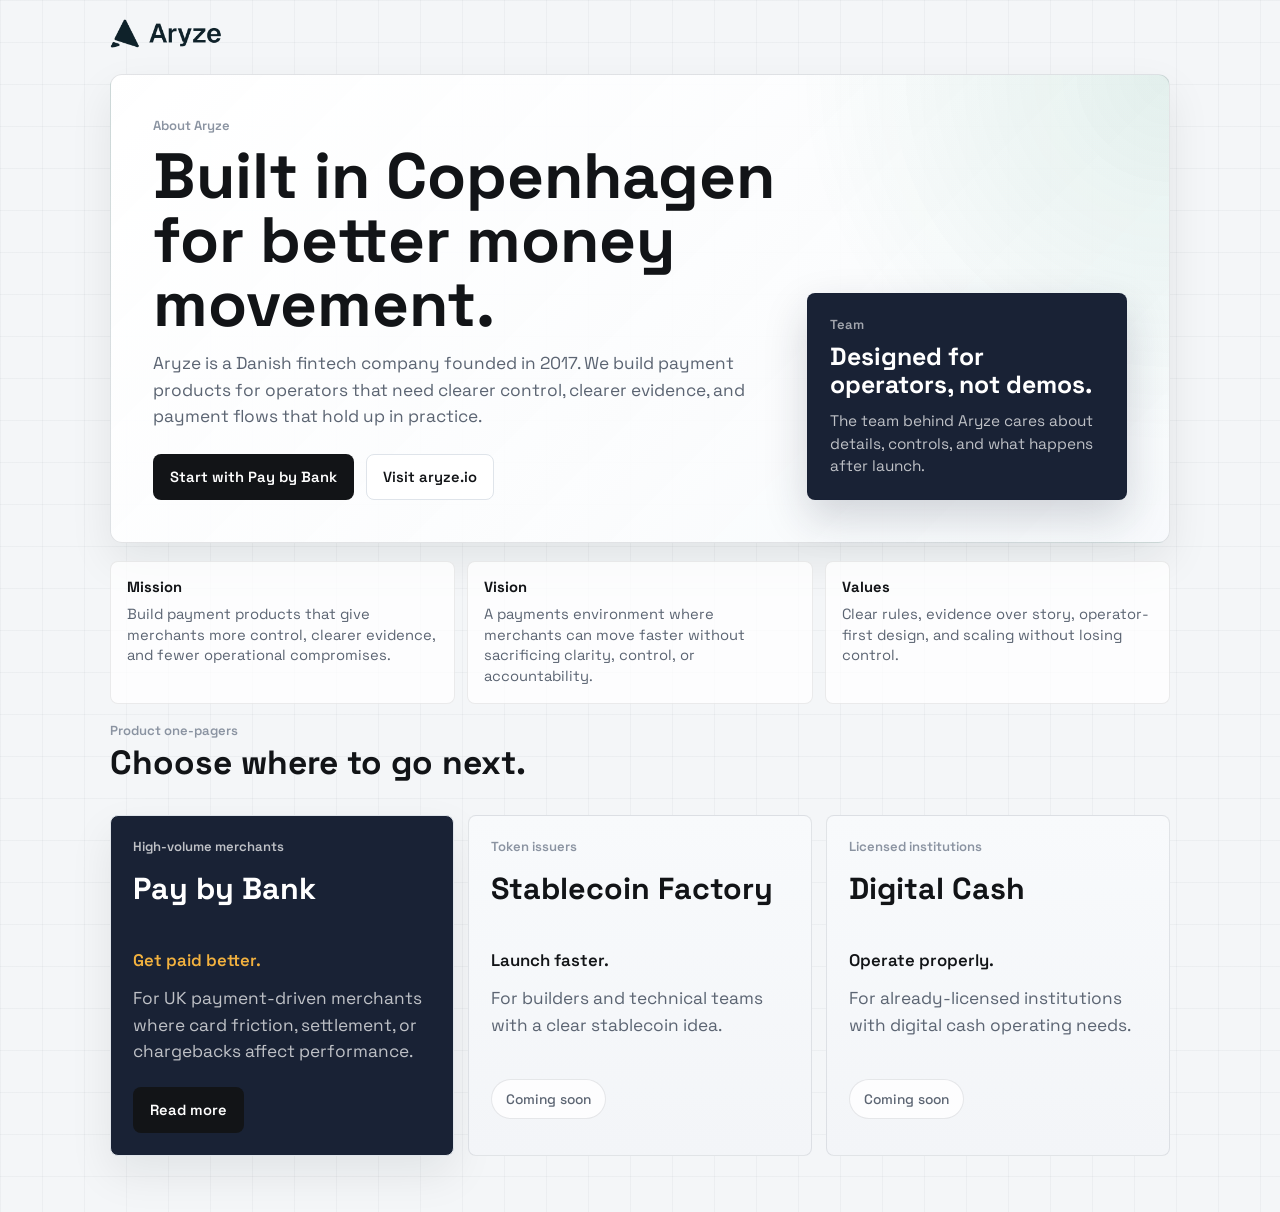
<file: index.html>
<!DOCTYPE html>
<html lang="en">
  <head>
    <meta charset="UTF-8" />
    <meta name="viewport" content="width=device-width, initial-scale=1.0" />
    <title>Aryze</title>
    <meta
      name="description"
      content="A shareable Aryze digital one-pager overview for Pay by Bank, Stablecoin Factory, and Digital Cash."
    />
    <link rel="preconnect" href="https://fonts.googleapis.com" />
    <link rel="preconnect" href="https://fonts.gstatic.com" crossorigin />
    <link
      href="https://fonts.googleapis.com/css2?family=Space+Grotesk:wght@400;500;600;700&amp;display=swap"
      rel="stylesheet"
    />
    <link rel="stylesheet" href="styles.css" />
  </head>
  <body>
    <div class="page-shell">
      <header class="site-header">
        <a class="brand-mark" href="index.html">
          <img src="assets/aryze-logo-wordmark.png" alt="Aryze" />
        </a>
      </header>

      <main class="content-wrap compact-home">
        <section class="home-hero overview-hero">
          <div class="overview-copy">
            <p class="section-label">About Aryze</p>
            <h1>Built in Copenhagen for better money movement.</h1>
            <p class="hero-copy">
              Aryze is a Danish fintech company founded in 2017. We build
              payment products for operators that need clearer control, clearer
              evidence, and payment flows that hold up in practice.
            </p>
            <div class="button-row">
              <a class="button button-solid" href="pay-by-bank.html">
                Start with Pay by Bank
              </a>
              <a class="button button-ghost" href="https://aryze.io">
                Visit aryze.io
              </a>
            </div>
          </div>

          <div class="overview-panel">
            <p class="section-label">Team</p>
            <h2>Designed for operators, not demos.</h2>
            <p>
              The team behind Aryze cares about details, controls, and what
              happens after launch.
            </p>
          </div>
        </section>

        <section class="overview-strip" aria-label="About Aryze">
          <article>
            <span>Mission</span>
            <p>
              Build payment products that give merchants more control, clearer
              evidence, and fewer operational compromises.
            </p>
          </article>
          <article>
            <span>Vision</span>
            <p>
              A payments environment where merchants can move faster without
              sacrificing clarity, control, or accountability.
            </p>
          </article>
          <article>
            <span>Values</span>
            <p>
              Clear rules, evidence over story, operator-first design, and
              scaling without losing control.
            </p>
          </article>
        </section>

        <section class="overview-products" aria-labelledby="product-overview-title">
          <div class="section-intro">
            <p class="section-label">Product one-pagers</p>
            <h2 id="product-overview-title">Choose where to go next.</h2>
          </div>

          <div class="product-grid simple-product-grid" aria-label="Aryze products">
            <article class="product-card priority-card">
              <p class="section-label">High-volume merchants</p>
              <h2>Pay by Bank</h2>
              <p class="tagline">Get paid better.</p>
              <p class="body-copy">
                For UK payment-driven merchants where card friction, settlement,
                or chargebacks affect performance.
              </p>
              <a class="button button-solid" href="pay-by-bank.html">
                Read more
              </a>
            </article>

            <article class="product-card soft-card coming-soon-card" aria-label="Stablecoin Factory coming soon">
              <p class="section-label">Token issuers</p>
              <h2>Stablecoin Factory</h2>
              <p class="tagline">Launch faster.</p>
              <p class="body-copy">
                For builders and technical teams with a clear stablecoin idea.
              </p>
              <p class="coming-soon-badge" aria-hidden="true">Coming soon</p>
            </article>

            <article class="product-card soft-card coming-soon-card" aria-label="Digital Cash coming soon">
              <p class="section-label">Licensed institutions</p>
              <h2>Digital Cash</h2>
              <p class="tagline">Operate properly.</p>
              <p class="body-copy">
                For already-licensed institutions with digital cash operating
                needs.
              </p>
              <p class="coming-soon-badge" aria-hidden="true">Coming soon</p>
            </article>
          </div>
        </section>
      </main>
    </div>
  </body>
</html>
</file>
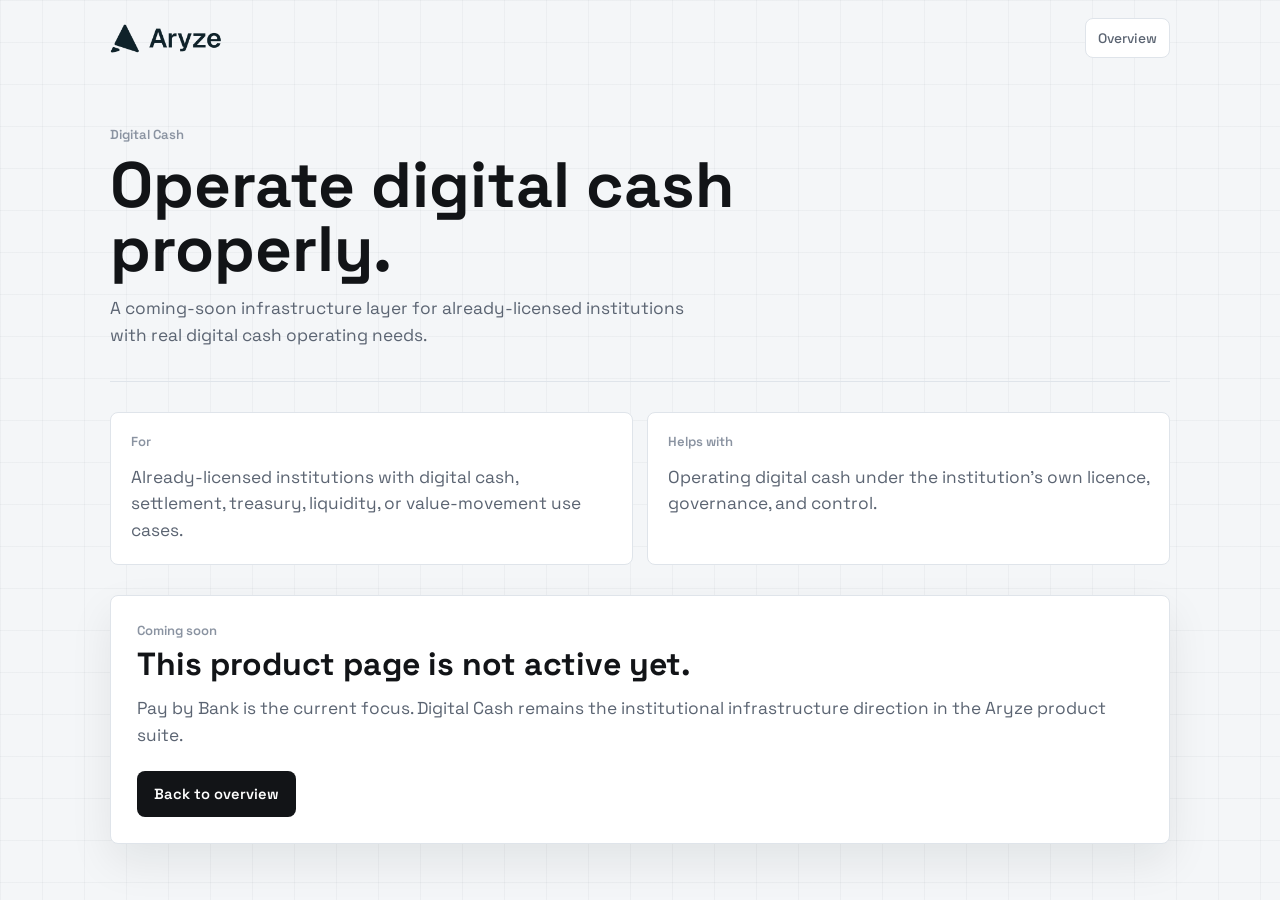
<file: digital-cash.html>
<!DOCTYPE html>
<html lang="en">
  <head>
    <meta charset="UTF-8" />
    <meta name="viewport" content="width=device-width, initial-scale=1.0" />
    <title>Digital Cash | Aryze</title>
    <meta
      name="description"
      content="Digital Cash is a coming-soon Aryze product for licensed institutions operating digital money."
    />
    <link rel="preconnect" href="https://fonts.googleapis.com" />
    <link rel="preconnect" href="https://fonts.gstatic.com" crossorigin />
    <link
      href="https://fonts.googleapis.com/css2?family=Space+Grotesk:wght@400;500;600;700&amp;display=swap"
      rel="stylesheet"
    />
    <link rel="stylesheet" href="styles.css" />
  </head>
  <body>
    <div class="page-shell">
      <header class="site-header">
        <a class="brand-mark" href="index.html">
          <img src="assets/aryze-logo-wordmark.png" alt="Aryze" />
        </a>
        <a class="back-link" href="index.html">Overview</a>
      </header>

      <main class="content-wrap">
        <section class="hero-panel">
          <div>
            <p class="section-label">Digital Cash</p>
            <h1>Operate digital cash properly.</h1>
            <p class="hero-copy">
              A coming-soon infrastructure layer for already-licensed
              institutions with real digital cash operating needs.
            </p>
          </div>
        </section>

        <section class="section-grid">
          <article class="content-card">
            <p class="section-label">For</p>
            <p class="body-copy">
              Already-licensed institutions with digital cash, settlement,
              treasury, liquidity, or value-movement use cases.
            </p>
          </article>
          <article class="content-card">
            <p class="section-label">Helps with</p>
            <p class="body-copy">
              Operating digital cash under the institution's own licence,
              governance, and control.
            </p>
          </article>
        </section>

        <section class="closing-card">
          <p class="section-label muted">Coming soon</p>
          <h2>This product page is not active yet.</h2>
          <p class="body-copy">
            Pay by Bank is the current focus. Digital Cash remains the
            institutional infrastructure direction in the Aryze product suite.
          </p>
          <a class="button button-solid" href="index.html">
            Back to overview
          </a>
        </section>
      </main>
    </div>
  </body>
</html>
</file>
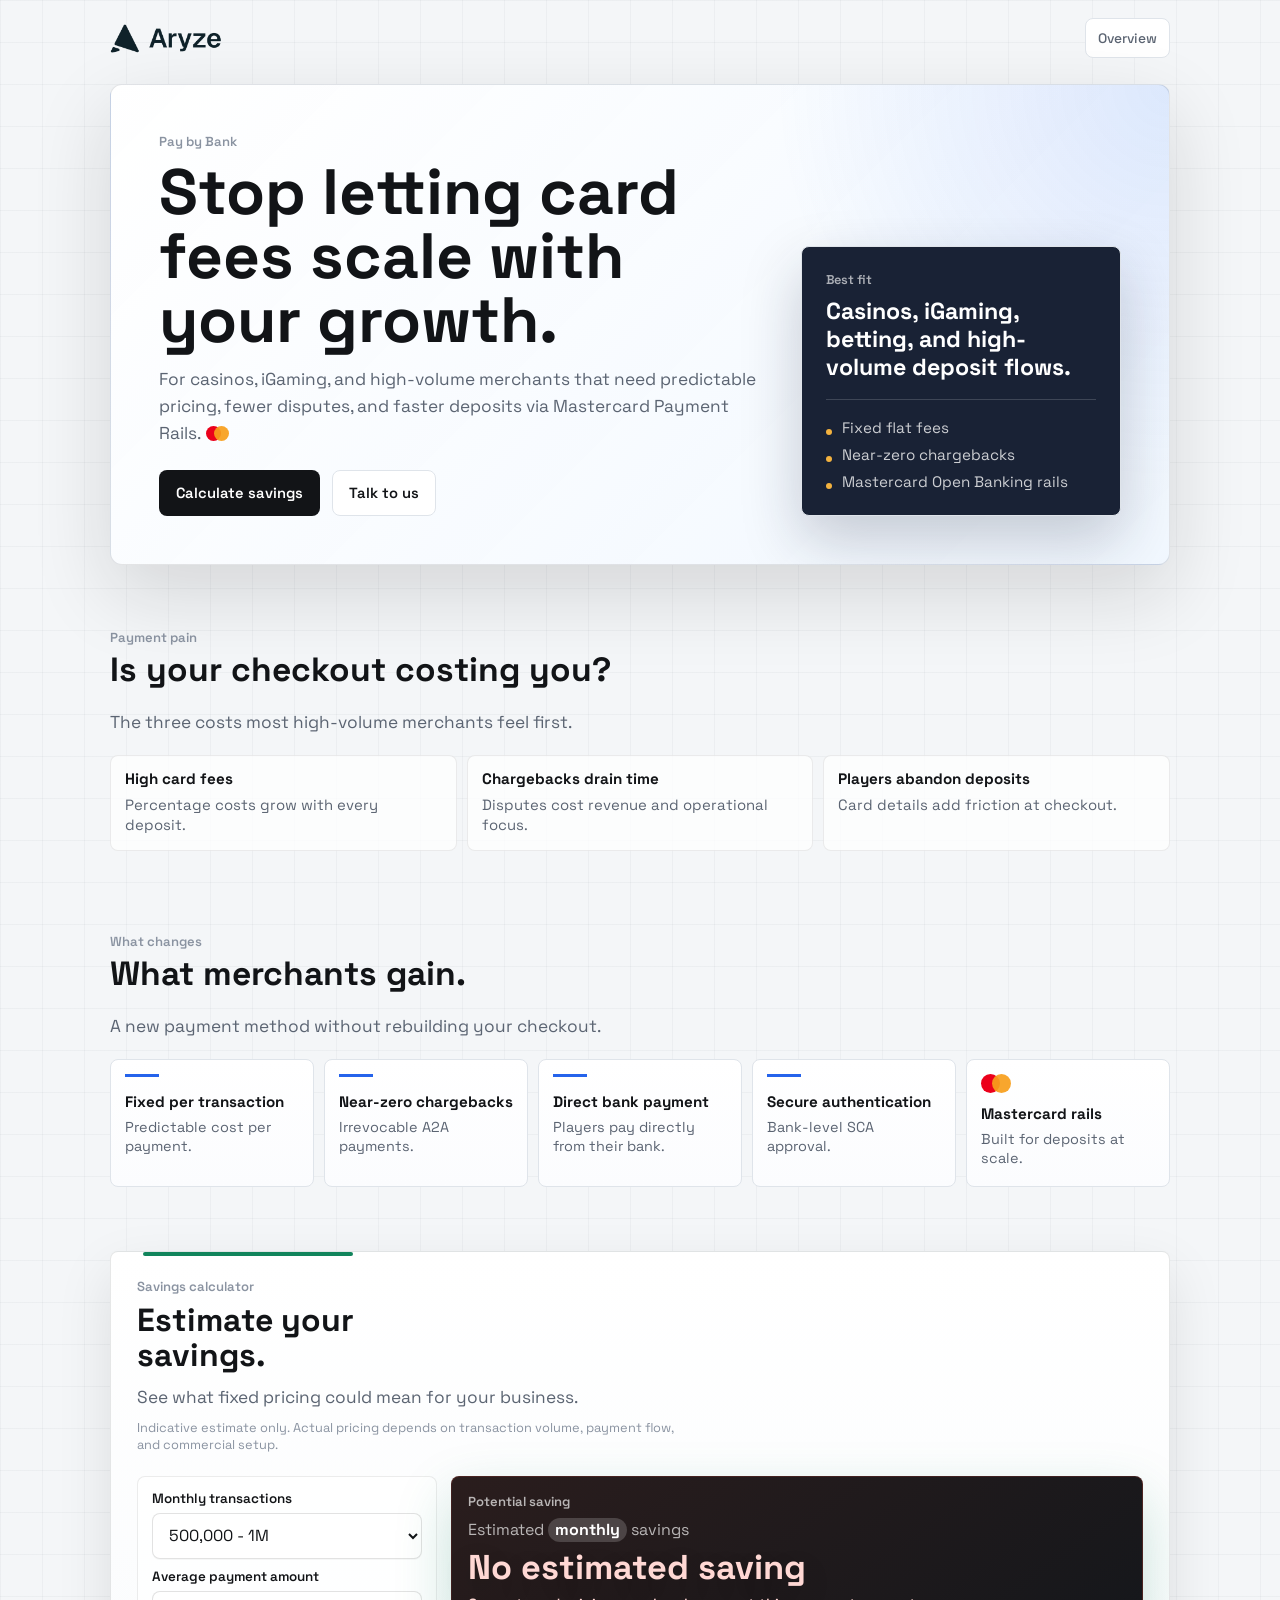
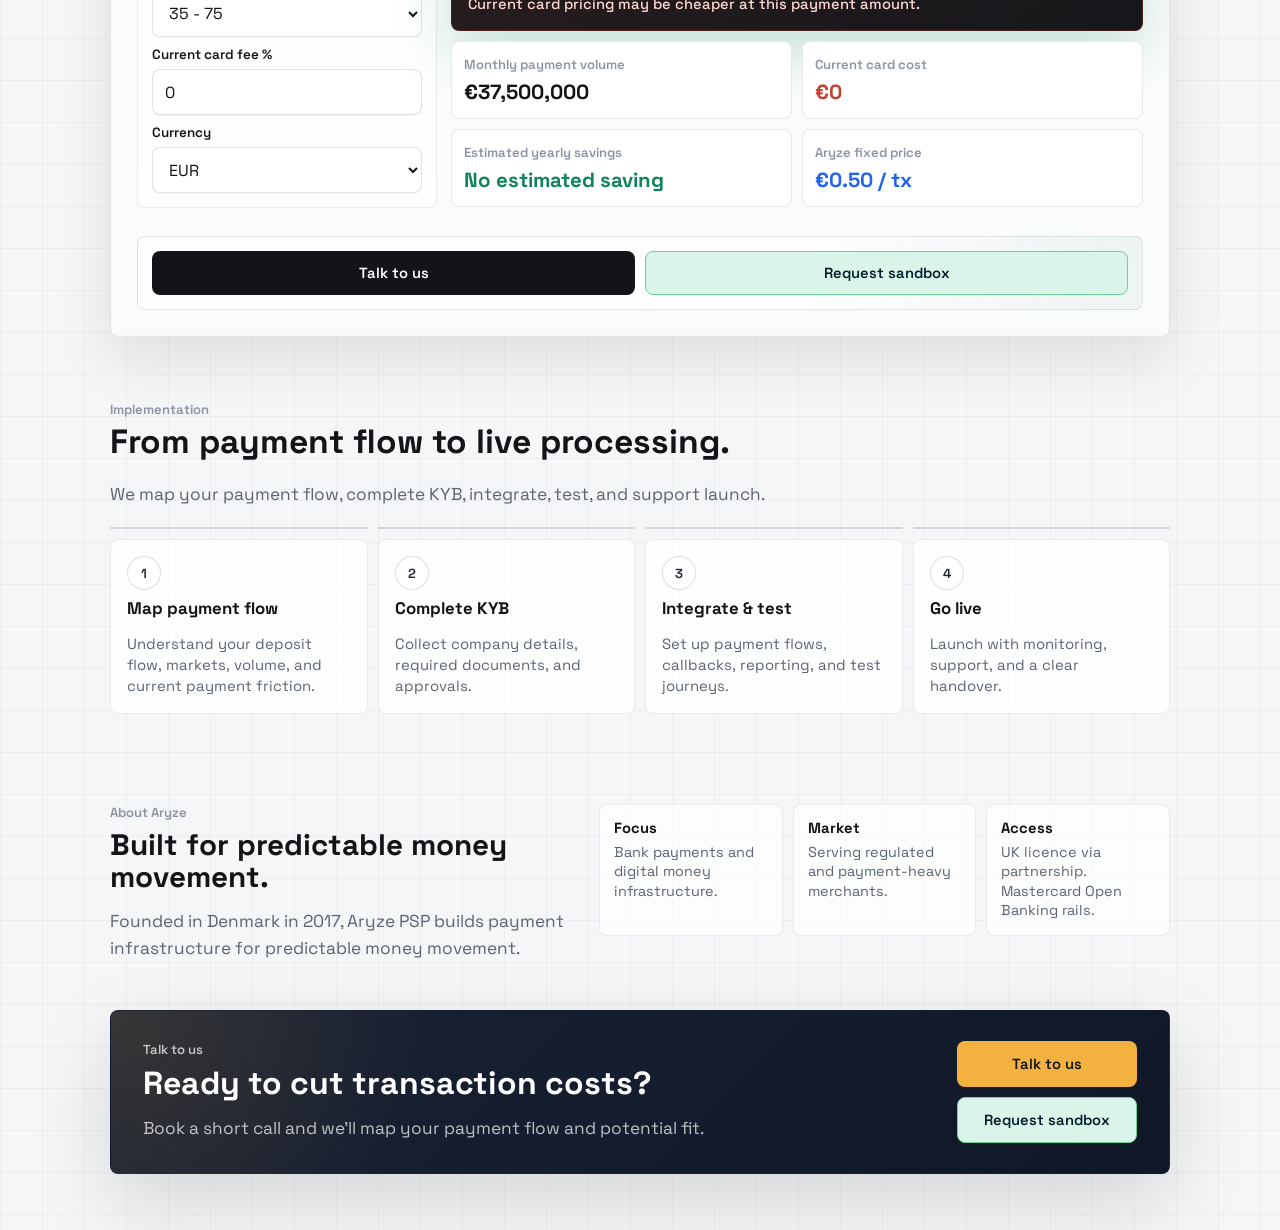
<file: pay-by-bank.html>
<!DOCTYPE html>
<html lang="en">
  <head>
    <meta charset="UTF-8" />
    <meta name="viewport" content="width=device-width, initial-scale=1.0" />
    <title>Pay by Bank | Aryze</title>
    <meta
      name="description"
      content="Pay by Bank helps UK merchants reduce card friction and understand potential payment savings."
    />
    <link rel="preconnect" href="https://fonts.googleapis.com" />
    <link rel="preconnect" href="https://fonts.gstatic.com" crossorigin />
    <link
      href="https://fonts.googleapis.com/css2?family=Space+Grotesk:wght@400;500;600;700&amp;display=swap"
      rel="stylesheet"
    />
    <link rel="stylesheet" href="styles.css" />
  </head>
  <body>
    <div class="page-shell">
      <header class="site-header">
        <a class="brand-mark" href="index.html">
          <img src="assets/aryze-logo-wordmark.png" alt="Aryze" />
        </a>
        <a class="back-link" href="index.html">Overview</a>
      </header>

      <main class="content-wrap">
        <section class="pay-hero">
          <div class="hero-message">
            <p class="section-label">Pay by Bank</p>
            <h1>Stop letting card fees scale with your growth.</h1>
            <p class="hero-copy">
              For casinos, iGaming, and high-volume merchants that need
              predictable pricing, fewer disputes, and faster deposits via
              Mastercard Payment Rails.
              <span class="mastercard-mark inline-mastercard-mark" aria-label="Mastercard">
                <span class="mastercard-circle mastercard-red"></span>
                <span class="mastercard-circle mastercard-orange"></span>
              </span>
            </p>
            <div class="button-row">
              <a class="button button-solid" href="#calculator">
                Calculate savings
              </a>
              <a
                class="button button-ghost"
                href="https://cal.com/rabiiahmadesteitie/lets-connect"
              >
                Talk to us
              </a>
            </div>
          </div>
          <div class="hero-metric">
            <span>Best fit</span>
            <strong>
              Casinos, iGaming, betting, and high-volume deposit flows.
            </strong>
            <div class="hero-proof">
              <p>Fixed flat fees</p>
              <p>Near-zero chargebacks</p>
              <p>Mastercard Open Banking rails</p>
            </div>
          </div>
        </section>

        <section class="section-block problem-block" aria-labelledby="payment-pain-title">
          <div class="section-intro">
            <p class="section-label">Payment pain</p>
            <h2 id="payment-pain-title">Is your checkout costing you?</h2>
            <p class="body-copy">
              The three costs most high-volume merchants feel first.
            </p>
          </div>

          <div class="issue-grid">
            <article class="issue-card">
              <h3>High card fees</h3>
              <p>Percentage costs grow with every deposit.</p>
            </article>
            <article class="issue-card">
              <h3>Chargebacks drain time</h3>
              <p>Disputes cost revenue and operational focus.</p>
            </article>
            <article class="issue-card">
              <h3>Players abandon deposits</h3>
              <p>Card details add friction at checkout.</p>
            </article>
          </div>
        </section>

        <section class="section-block value-block compact-value-block" aria-labelledby="aryze-gains-title">
          <div class="section-intro">
            <p class="section-label">What changes</p>
            <h2 id="aryze-gains-title">What merchants gain.</h2>
            <p class="body-copy">
              A new payment method without rebuilding your checkout.
            </p>
          </div>

          <div class="feature-grid compact-feature-grid">
            <article class="feature-card compact-feature-card">
              <h3>Fixed per transaction</h3>
              <p>Predictable cost per payment.</p>
            </article>
            <article class="feature-card compact-feature-card">
              <h3>Near-zero chargebacks</h3>
              <p>Irrevocable A2A payments.</p>
            </article>
            <article class="feature-card compact-feature-card">
              <h3>Direct bank payment</h3>
              <p>Players pay directly from their bank.</p>
            </article>
            <article class="feature-card compact-feature-card">
              <h3>Secure authentication</h3>
              <p>Bank-level SCA approval.</p>
            </article>
            <article class="feature-card compact-feature-card mastercard-card">
              <div class="mastercard-mark" aria-label="Mastercard">
                <span class="mastercard-circle mastercard-red"></span>
                <span class="mastercard-circle mastercard-orange"></span>
              </div>
              <h3>Mastercard rails</h3>
              <p>Built for deposits at scale.</p>
            </article>
          </div>
        </section>

        <section id="calculator" class="calculator-panel focus-calculator">
          <div class="calculator-header">
            <div>
              <p class="section-label muted">Savings calculator</p>
              <h2>Estimate your savings.</h2>
              <p class="body-copy">
                See what fixed pricing could mean for your business.
              </p>
            </div>
            <p class="calculator-disclaimer">
              Indicative estimate only. Actual pricing depends on transaction
              volume, payment flow, and commercial setup.
            </p>
          </div>

          <div class="calculator-grid">
            <form class="calculator-form" id="pay-by-bank-form">
              <label>
                <span>Monthly transactions</span>
                <select id="monthlyTransactions" name="monthlyTransactions">
                  <option value="25000">Under 50,000</option>
                  <option value="75000">50,000 - 100,000</option>
                  <option value="175000">100,000 - 250,000</option>
                  <option value="375000">250,000 - 500,000</option>
                  <option value="750000" selected>500,000 - 1M</option>
                  <option value="1750000">1M - 2.5M</option>
                  <option value="3750000">2.5M - 5M</option>
                  <option value="5000000">5M+</option>
                </select>
              </label>

              <label>
                <span>Average payment amount</span>
                <select id="averageTransactionValue" name="averageTransactionValue">
                  <option value="10">Under 20</option>
                  <option value="25">20 - 35</option>
                  <option value="50" selected>35 - 75</option>
                  <option value="100">75 - 150</option>
                  <option value="250">150+</option>
                </select>
              </label>

              <label>
                <span>Current card fee %</span>
                <input
                  id="currentCardFeePercent"
                  name="currentCardFeePercent"
                  type="number"
                  min="0"
                  step="0.01"
                  value="0"
                />
              </label>

              <label>
                <span>Currency</span>
                <select id="currency" name="currency">
                  <option value="EUR">EUR</option>
                  <option value="GBP">GBP</option>
                  <option value="USD">USD</option>
                  <option value="DKK">DKK</option>
                </select>
              </label>
            </form>

            <div class="results-stack">
              <article class="main-result-card savings-result">
                <p class="section-label muted">Potential saving</p>
                <p id="mainResultLabel" class="result-label">
                  Estimated <strong class="label-emphasis">monthly</strong> savings
                </p>
                <p id="mainResultValue" class="main-result-value"></p>
                <p id="savingsSupport" class="result-support"></p>
              </article>

              <div class="result-grid color-results">
                <article class="result-card volume-card">
                  <p class="section-label muted">Monthly payment volume</p>
                  <p id="monthlyVolumeValue" class="result-value"></p>
                </article>
                <article class="result-card card-cost-card">
                  <p class="section-label muted">Current card cost</p>
                  <p id="currentCardCostValue" class="result-value"></p>
                </article>
                <article class="result-card yearly-card">
                  <p class="section-label muted">Estimated yearly savings</p>
                  <p id="yearlySavingsValue" class="result-value"></p>
                </article>
                <article class="result-card break-even-card">
                  <p class="section-label muted">Aryze fixed price</p>
                  <p id="breakEvenValue" class="result-value"></p>
                </article>
              </div>
            </div>

            <div class="calculator-cta">
              <a
                class="button button-solid"
                href="https://cal.com/rabiiahmadesteitie/lets-connect"
              >
                Talk to us
              </a>
              <a class="button button-mint" href="sandbox-access.html">
                Request sandbox
              </a>
            </div>
          </div>
        </section>

        <section class="section-block onboarding-block" aria-labelledby="onboarding-title">
          <div class="section-intro">
            <p class="section-label">Implementation</p>
            <h2 id="onboarding-title">From payment flow to live processing.</h2>
            <p class="body-copy">
              We map your payment flow, complete KYB, integrate, test, and
              support launch.
            </p>
          </div>

          <div class="process-rail" aria-hidden="true">
            <span></span>
            <span></span>
            <span></span>
            <span></span>
          </div>

          <div class="onboarding-grid">
            <article class="step-card">
              <span>1</span>
              <h3>Map payment flow</h3>
              <p>Understand your deposit flow, markets, volume, and current payment friction.</p>
            </article>
            <article class="step-card">
              <span>2</span>
              <h3>Complete KYB</h3>
              <p>Collect company details, required documents, and approvals.</p>
            </article>
            <article class="step-card">
              <span>3</span>
              <h3>Integrate &amp; test</h3>
              <p>Set up payment flows, callbacks, reporting, and test journeys.</p>
            </article>
            <article class="step-card">
              <span>4</span>
              <h3>Go live</h3>
              <p>Launch with monitoring, support, and a clear handover.</p>
            </article>
          </div>
        </section>

        <section class="section-block about-aryze-block" aria-labelledby="about-aryze-title">
          <div class="about-aryze-copy">
            <p class="section-label">About Aryze</p>
            <h2 id="about-aryze-title">Built for predictable money movement.</h2>
            <p class="body-copy">
              Founded in Denmark in 2017, Aryze PSP builds payment infrastructure
              for predictable money movement.
            </p>
          </div>

          <div class="about-aryze-points" aria-label="Aryze trust points">
            <article>
              <span>Focus</span>
              <p>Bank payments and digital money infrastructure.</p>
            </article>
            <article>
              <span>Market</span>
              <p>Serving regulated and payment-heavy merchants.</p>
            </article>
            <article>
              <span>Access</span>
              <p>UK licence via partnership. Mastercard Open Banking rails.</p>
            </article>
          </div>
        </section>

        <section id="demo" class="demo-panel">
          <div class="demo-copy">
            <p class="section-label muted">Talk to us</p>
            <h2>Ready to cut transaction costs?</h2>
            <p class="body-copy">
              Book a short call and we&apos;ll map your payment flow and potential
              fit.
            </p>
          </div>

          <div class="demo-actions">
            <a
              class="button button-solid demo-fallback"
              href="https://cal.com/rabiiahmadesteitie/lets-connect"
            >
              Talk to us
            </a>
            <a class="button button-mint demo-fallback" href="sandbox-access.html">
              Request sandbox
            </a>
          </div>
        </section>
      </main>
    </div>

    <script src="calculator.js"></script>
  </body>
</html>
</file>
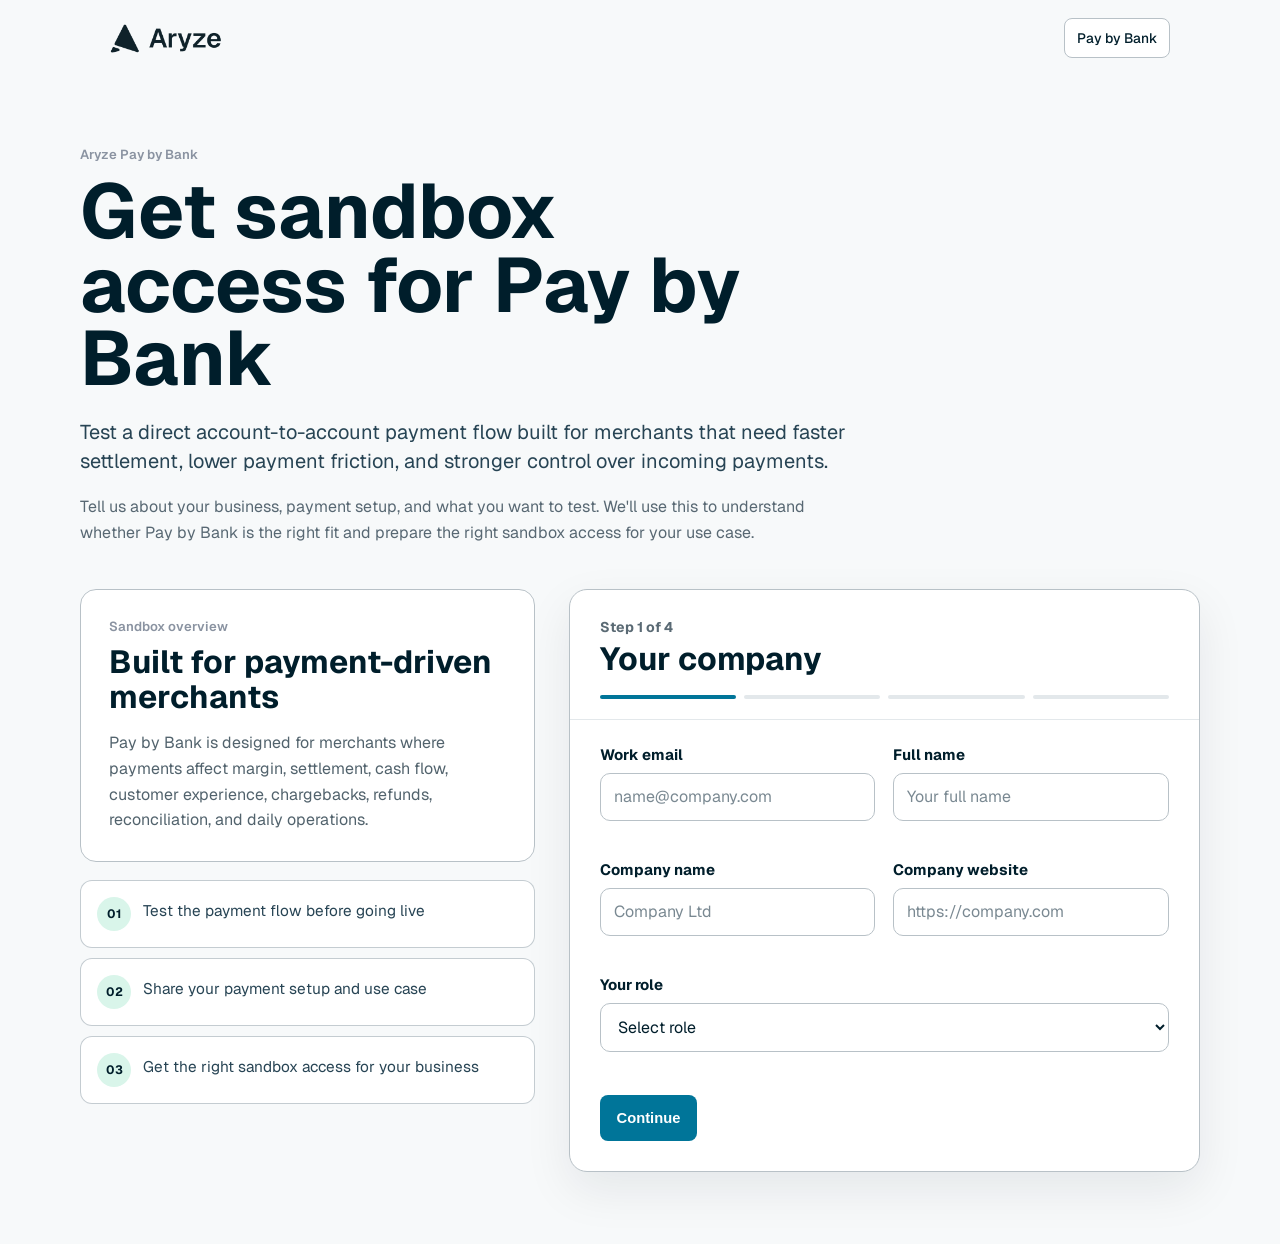
<file: sandbox-access.html>
<!DOCTYPE html>
<html lang="en">
  <head>
    <meta charset="UTF-8" />
    <meta name="viewport" content="width=device-width, initial-scale=1.0" />
    <title>Sandbox Access | Aryze Pay by Bank</title>
    <meta
      name="description"
      content="Request sandbox access for Aryze Pay by Bank and share your company, payment setup, and testing intent."
    />
    <link rel="preconnect" href="https://fonts.googleapis.com" />
    <link rel="preconnect" href="https://fonts.gstatic.com" crossorigin />
    <link
      href="https://fonts.googleapis.com/css2?family=Geist:wght@400;500;600;700;800&amp;display=swap"
      rel="stylesheet"
    />
    <link rel="stylesheet" href="styles.css" />
  </head>
  <body class="sandbox-page">
    <div class="page-shell sandbox-shell">
      <header class="site-header sandbox-header">
        <a class="brand-mark" href="index.html">
          <img src="assets/aryze-logo-wordmark.png" alt="Aryze" />
        </a>
        <a class="back-link" href="pay-by-bank.html">Pay by Bank</a>
      </header>

      <main class="sandbox-wrap">
        <section class="sandbox-hero">
          <p class="section-label">Aryze Pay by Bank</p>
          <h1>Get sandbox access for Pay by Bank</h1>
          <p class="sandbox-subheadline">
            Test a direct account-to-account payment flow built for merchants
            that need faster settlement, lower payment friction, and stronger
            control over incoming payments.
          </p>
          <p class="sandbox-support">
            Tell us about your business, payment setup, and what you want to
            test. We'll use this to understand whether Pay by Bank is the right
            fit and prepare the right sandbox access for your use case.
          </p>
        </section>

        <section class="sandbox-layout" aria-label="Sandbox request">
          <aside class="sandbox-info">
            <div class="sandbox-info-copy">
              <p class="section-label">Sandbox overview</p>
              <h2>Built for payment-driven merchants</h2>
              <p>
                Pay by Bank is designed for merchants where payments affect
                margin, settlement, cash flow, customer experience, chargebacks,
                refunds, reconciliation, and daily operations.
              </p>
            </div>

            <div class="sandbox-benefits" aria-label="Sandbox benefits">
              <article>
                <span>01</span>
                <p>Test the payment flow before going live</p>
              </article>
              <article>
                <span>02</span>
                <p>Share your payment setup and use case</p>
              </article>
              <article>
                <span>03</span>
                <p>Get the right sandbox access for your business</p>
              </article>
            </div>
          </aside>

          <section
            id="sandbox-form-card"
            class="sandbox-form-card"
            aria-labelledby="sandbox-form-title"
          >
            <div class="sandbox-form-top">
              <div>
                <p id="stepText" class="step-text">Step 1 of 4</p>
                <h2 id="sandbox-form-title">Your company</h2>
              </div>
              <div class="step-track" aria-hidden="true">
                <span class="active"></span>
                <span></span>
                <span></span>
                <span></span>
              </div>
            </div>

            <form id="sandboxForm" novalidate>
              <fieldset class="form-step active" data-step="0">
                <div class="field-grid">
                  <label class="form-field">
                    <span>Work email</span>
                    <input
                      name="workEmail"
                      type="email"
                      placeholder="name@company.com"
                      autocomplete="email"
                      required
                    />
                    <small class="field-error"></small>
                  </label>

                  <label class="form-field">
                    <span>Full name</span>
                    <input
                      name="fullName"
                      type="text"
                      placeholder="Your full name"
                      autocomplete="name"
                      required
                    />
                    <small class="field-error"></small>
                  </label>

                  <label class="form-field">
                    <span>Company name</span>
                    <input
                      name="companyName"
                      type="text"
                      placeholder="Company Ltd"
                      autocomplete="organization"
                      required
                    />
                    <small class="field-error"></small>
                  </label>

                  <label class="form-field">
                    <span>Company website</span>
                    <input
                      name="companyWebsite"
                      type="text"
                      inputmode="url"
                      placeholder="https://company.com"
                      autocomplete="url"
                      data-url-field="true"
                      required
                    />
                    <small class="field-error"></small>
                  </label>

                  <label class="form-field field-wide">
                    <span>Your role</span>
                    <select name="role" required>
                      <option value="">Select role</option>
                      <option>Founder / CEO</option>
                      <option>CFO / Finance Lead</option>
                      <option>Head of Payments</option>
                      <option>Payments Manager</option>
                      <option>Product Lead</option>
                      <option>Operations Lead</option>
                      <option>Risk / Fraud Lead</option>
                      <option>CTO / Engineering Lead</option>
                      <option>Developer / Technical Lead</option>
                      <option>Other</option>
                    </select>
                    <small class="field-error"></small>
                  </label>
                </div>
              </fieldset>

              <fieldset class="form-step" data-step="1">
                <div class="field-grid">
                  <label class="form-field">
                    <span>Where does your business operate?</span>
                    <select name="market" required>
                      <option value="">Select market</option>
                      <option>United Kingdom</option>
                      <option>Denmark</option>
                      <option>European Union</option>
                      <option>Global</option>
                      <option>Other</option>
                    </select>
                    <small class="field-error"></small>
                  </label>

                  <label class="form-field">
                    <span>What type of business are you?</span>
                    <select name="businessType" required>
                      <option value="">Select business type</option>
                      <option>Gaming</option>
                      <option>Betting</option>
                      <option>Trading</option>
                      <option>High-risk merchant</option>
                      <option>E-commerce</option>
                      <option>Wallet</option>
                      <option>Remittance</option>
                      <option>Marketplace</option>
                      <option>Financial services</option>
                      <option>Other payment-driven business</option>
                    </select>
                    <small class="field-error"></small>
                  </label>

                  <label class="form-field field-wide">
                    <span>Which payment flow do you want to improve or test?</span>
                    <select name="paymentFlow" required>
                      <option value="">Select payment flow</option>
                      <option>Checkout payments</option>
                      <option>Deposits</option>
                      <option>Top-ups</option>
                      <option>Customer funding</option>
                      <option>High-value payments</option>
                      <option>Recurring payments</option>
                      <option>Refunds</option>
                      <option>Not sure yet</option>
                    </select>
                    <small class="field-error"></small>
                  </label>
                </div>
              </fieldset>

              <fieldset class="form-step" data-step="2">
                <div class="field-grid">
                  <div class="form-field field-wide checkbox-field" data-required-group="paymentMethods">
                    <span>Which payment methods do you use today?</span>
                    <div class="checkbox-grid">
                      <label><input type="checkbox" name="paymentMethods" value="Cards" /> Cards</label>
                      <label><input type="checkbox" name="paymentMethods" value="Bank transfer" /> Bank transfer</label>
                      <label><input type="checkbox" name="paymentMethods" value="Open banking" /> Open banking</label>
                      <label><input type="checkbox" name="paymentMethods" value="Wallets" /> Wallets</label>
                      <label><input type="checkbox" name="paymentMethods" value="Crypto / stablecoins" /> Crypto / stablecoins</label>
                      <label><input type="checkbox" name="paymentMethods" value="Local payment methods" /> Local payment methods</label>
                      <label><input type="checkbox" name="paymentMethods" value="Other" /> Other</label>
                    </div>
                    <small class="field-error"></small>
                  </div>

                  <label class="form-field">
                    <span>What is your estimated monthly transaction volume?</span>
                    <select name="monthlyVolume" required>
                      <option value="">Select volume</option>
                      <option>Under 1,000 transactions</option>
                      <option>1,000 to 10,000 transactions</option>
                      <option>10,000 to 100,000 transactions</option>
                      <option>100,000+ transactions</option>
                      <option>Not sure</option>
                    </select>
                    <small class="field-error"></small>
                  </label>

                  <label class="form-field">
                    <span>What is your average transaction size?</span>
                    <select name="averageTransactionSize" id="averageTransactionSize">
                      <option value="">Select average size</option>
                    </select>
                  </label>

                  <div class="form-field field-wide checkbox-field" data-required-group="paymentChallenges">
                    <span>What are your main payment challenges today?</span>
                    <div class="checkbox-grid">
                      <label><input type="checkbox" name="paymentChallenges" value="Card fees are too high" /> Card fees are too high</label>
                      <label><input type="checkbox" name="paymentChallenges" value="Settlement is too slow" /> Settlement is too slow</label>
                      <label><input type="checkbox" name="paymentChallenges" value="Chargebacks or disputes create problems" /> Chargebacks or disputes create problems</label>
                      <label><input type="checkbox" name="paymentChallenges" value="Refunds are hard to manage" /> Refunds are hard to manage</label>
                      <label><input type="checkbox" name="paymentChallenges" value="Reconciliation takes too much manual work" /> Reconciliation takes too much manual work</label>
                      <label><input type="checkbox" name="paymentChallenges" value="Payment status visibility is weak" /> Payment status visibility is weak</label>
                      <label><input type="checkbox" name="paymentChallenges" value="Card acceptance is unreliable" /> Card acceptance is unreliable</label>
                      <label><input type="checkbox" name="paymentChallenges" value="We want a better alternative to card rails" /> We want a better alternative to card rails</label>
                      <label><input type="checkbox" name="paymentChallenges" value="Other" /> Other</label>
                    </div>
                    <small class="field-error"></small>
                  </div>
                </div>
              </fieldset>

              <fieldset class="form-step" data-step="3">
                <div class="field-grid">
                  <div class="form-field field-wide checkbox-field" data-required-group="sandboxTests">
                    <span>What do you want to test in the sandbox?</span>
                    <div class="checkbox-grid">
                      <label><input type="checkbox" name="sandboxTests" value="Payment initiation" /> Payment initiation</label>
                      <label><input type="checkbox" name="sandboxTests" value="Customer bank authorisation flow" /> Customer bank authorisation flow</label>
                      <label><input type="checkbox" name="sandboxTests" value="Checkout payment flow" /> Checkout payment flow</label>
                      <label><input type="checkbox" name="sandboxTests" value="Deposit or top-up flow" /> Deposit or top-up flow</label>
                      <label><input type="checkbox" name="sandboxTests" value="Payment status callbacks" /> Payment status callbacks</label>
                      <label><input type="checkbox" name="sandboxTests" value="Refund handling" /> Refund handling</label>
                      <label><input type="checkbox" name="sandboxTests" value="Reporting and reconciliation" /> Reporting and reconciliation</label>
                      <label><input type="checkbox" name="sandboxTests" value="Merchant dashboard" /> Merchant dashboard</label>
                      <label><input type="checkbox" name="sandboxTests" value="API integration" /> API integration</label>
                      <label><input type="checkbox" name="sandboxTests" value="Not sure yet" /> Not sure yet</label>
                    </div>
                    <small class="field-error"></small>
                  </div>

                  <label class="form-field">
                    <span>Do you have a technical team ready to test?</span>
                    <select name="technicalTeam" required>
                      <option value="">Select readiness</option>
                      <option>Yes, we can test now</option>
                      <option>Yes, but not immediately</option>
                      <option>No, we need commercial review first</option>
                      <option>Not sure</option>
                    </select>
                    <small class="field-error"></small>
                  </label>

                  <label class="form-field">
                    <span>When would you like to start testing?</span>
                    <select name="testingStart" required>
                      <option value="">Select timeline</option>
                      <option>As soon as possible</option>
                      <option>Within 2 weeks</option>
                      <option>Within 1 month</option>
                      <option>Later this quarter</option>
                      <option>Not sure yet</option>
                    </select>
                    <small class="field-error"></small>
                  </label>

                  <label class="form-field field-wide">
                    <span>Anything else we should know?</span>
                    <textarea
                      name="additionalContext"
                      placeholder="Tell us about your payment flow, current setup, or what you want to test."
                    ></textarea>
                  </label>
                </div>
              </fieldset>

              <p class="form-consent" id="formConsent" hidden>
                By submitting this form, you agree that Aryze may contact you
                about your sandbox request and related product information.
              </p>

              <div class="form-actions">
                <button class="button button-ghost" type="button" id="backStep">
                  Back
                </button>
                <button class="button button-solid" type="button" id="nextStep">
                  Continue
                </button>
                <button class="button button-mint" type="submit" id="submitForm" hidden>
                  Submit request
                </button>
              </div>
            </form>

            <div class="sandbox-success" id="sandboxSuccess" tabindex="-1" hidden>
              <p class="section-label">Request prepared</p>
              <h2>Your sandbox request email is ready.</h2>
              <p>
                Your mail app should open with the sandbox request addressed to
                Aryze. Send the email to share your company, payment use case,
                and technical setup.
              </p>
              <a class="button button-solid" href="pay-by-bank.html">
                Back to Pay by Bank
              </a>
            </div>
          </section>
        </section>
      </main>
    </div>

    <script src="sandbox-form.js"></script>
  </body>
</html>
</file>
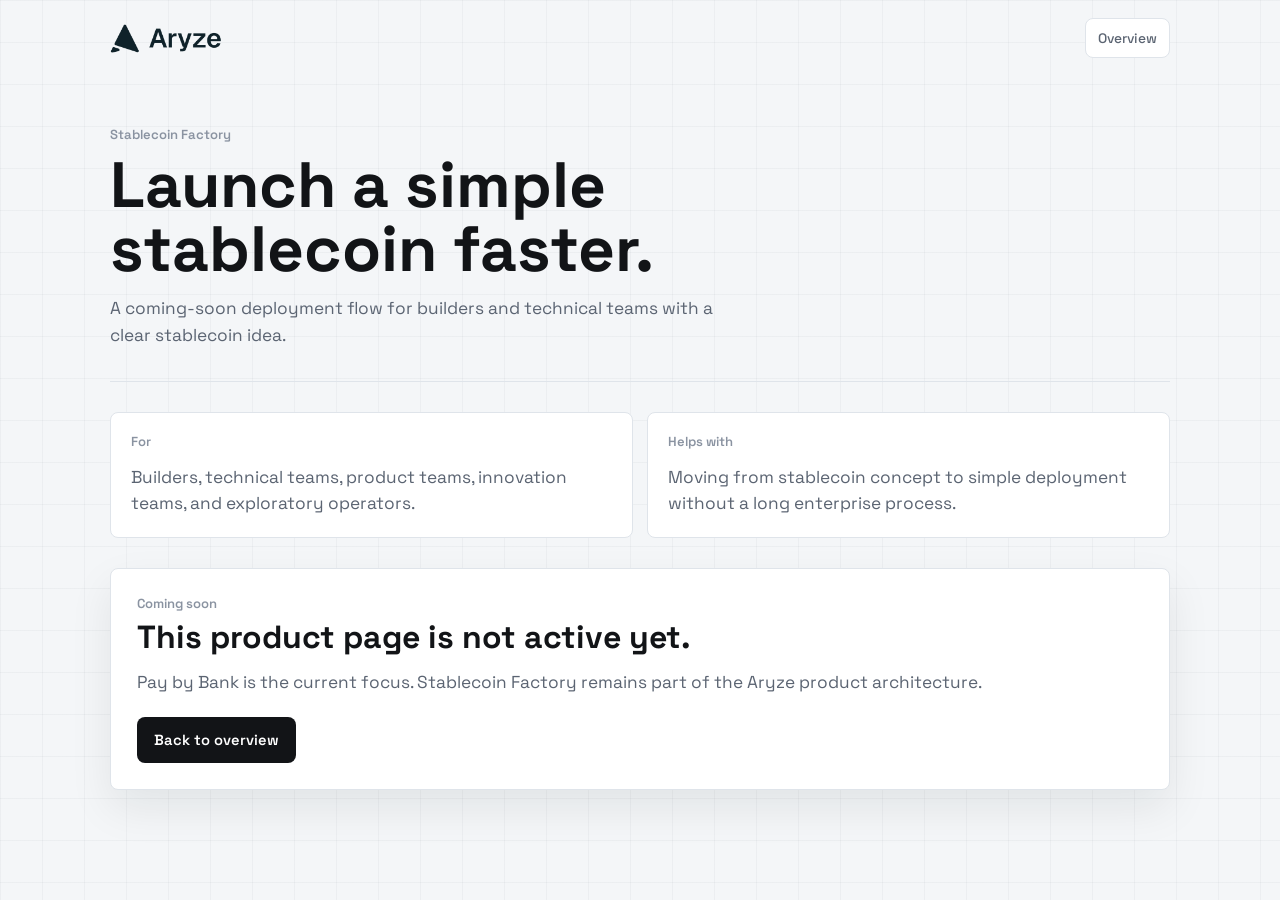
<file: stablecoin-factory.html>
<!DOCTYPE html>
<html lang="en">
  <head>
    <meta charset="UTF-8" />
    <meta name="viewport" content="width=device-width, initial-scale=1.0" />
    <title>Stablecoin Factory | Aryze</title>
    <meta
      name="description"
      content="Stablecoin Factory is a coming-soon Aryze product for simpler stablecoin deployment."
    />
    <link rel="preconnect" href="https://fonts.googleapis.com" />
    <link rel="preconnect" href="https://fonts.gstatic.com" crossorigin />
    <link
      href="https://fonts.googleapis.com/css2?family=Space+Grotesk:wght@400;500;600;700&amp;display=swap"
      rel="stylesheet"
    />
    <link rel="stylesheet" href="styles.css" />
  </head>
  <body>
    <div class="page-shell">
      <header class="site-header">
        <a class="brand-mark" href="index.html">
          <img src="assets/aryze-logo-wordmark.png" alt="Aryze" />
        </a>
        <a class="back-link" href="index.html">Overview</a>
      </header>

      <main class="content-wrap">
        <section class="hero-panel">
          <div>
            <p class="section-label">Stablecoin Factory</p>
            <h1>Launch a simple stablecoin faster.</h1>
            <p class="hero-copy">
              A coming-soon deployment flow for builders and technical teams
              with a clear stablecoin idea.
            </p>
          </div>
        </section>

        <section class="section-grid">
          <article class="content-card">
            <p class="section-label">For</p>
            <p class="body-copy">
              Builders, technical teams, product teams, innovation teams, and
              exploratory operators.
            </p>
          </article>
          <article class="content-card">
            <p class="section-label">Helps with</p>
            <p class="body-copy">
              Moving from stablecoin concept to simple deployment without a
              long enterprise process.
            </p>
          </article>
        </section>

        <section class="closing-card">
          <p class="section-label muted">Coming soon</p>
          <h2>This product page is not active yet.</h2>
          <p class="body-copy">
            Pay by Bank is the current focus. Stablecoin Factory remains part
            of the Aryze product architecture.
          </p>
          <a class="button button-solid" href="index.html">
            Back to overview
          </a>
        </section>
      </main>
    </div>
  </body>
</html>
</file>
<file: styles.css>
:root {
  --page: #f4f6f8;
  --surface: #ffffff;
  --ink: #121417;
  --muted: #5b6472;
  --quiet: #8a93a1;
  --line: #dfe4ea;
  --navy: #192235;
  --blue: #2563eb;
  --green: #11845b;
  --red: #c24132;
  --yellow: #f3b23f;
  --surface-raised: #fbfcfe;
  --shadow: 0 18px 44px rgba(18, 20, 23, 0.08);
  --shadow-strong: 0 28px 80px rgba(18, 20, 23, 0.14);
}

*,
*::before,
*::after {
  box-sizing: border-box;
}

[hidden] {
  display: none !important;
}

html {
  scroll-behavior: smooth;
}

body {
  margin: 0;
  min-height: 100vh;
  background:
    linear-gradient(90deg, rgba(25, 34, 53, 0.035) 1px, transparent 1px),
    linear-gradient(180deg, rgba(25, 34, 53, 0.035) 1px, transparent 1px),
    var(--page);
  background-size: 42px 42px;
  color: var(--ink);
  font-family: "Space Grotesk", sans-serif;
}

a,
button,
input,
select {
  -webkit-tap-highlight-color: transparent;
}

a {
  color: inherit;
}

.page-shell {
  padding: 18px 0 56px;
}

.site-header,
.content-wrap {
  width: min(1060px, calc(100vw - 32px));
  margin: 0 auto;
}

.site-header {
  display: flex;
  align-items: center;
  justify-content: space-between;
  gap: 16px;
}

.brand-mark,
.back-link,
.button {
  text-decoration: none;
}

.brand-mark {
  display: inline-flex;
  align-items: center;
  color: var(--ink);
}

.brand-mark img {
  display: block;
  width: 112px;
  height: auto;
}

.back-link {
  padding: 10px 12px;
  border: 1px solid var(--line);
  border-radius: 8px;
  background: var(--surface);
  color: var(--muted);
  font-size: 0.86rem;
  font-weight: 500;
}

.content-wrap {
  display: grid;
  gap: 30px;
  margin-top: 26px;
}

.compact-home {
  gap: 18px;
}

.overview-products {
  display: grid;
  gap: 14px;
}

.overview-strip {
  display: grid;
  grid-template-columns: repeat(3, minmax(0, 1fr));
  gap: 12px;
}

.overview-strip article {
  padding: 16px;
  border: 1px solid rgba(18, 20, 23, 0.08);
  border-radius: 8px;
  background: rgba(255, 255, 255, 0.76);
}

.overview-strip span {
  display: block;
  color: var(--ink);
  font-size: 0.92rem;
  font-weight: 700;
}

.overview-strip p {
  margin: 8px 0 0;
  color: var(--muted);
  font-size: 0.92rem;
  line-height: 1.4;
}

.home-hero,
.pay-hero,
.hero-panel {
  display: grid;
  gap: 24px;
  padding: 42px 0 32px;
  border-bottom: 1px solid var(--line);
}

.overview-hero {
  grid-template-columns: minmax(0, 1fr) 320px;
  align-items: end;
  padding: 42px;
  border: 1px solid rgba(25, 34, 53, 0.12);
  border-radius: 12px;
  background:
    radial-gradient(circle at 100% 0%, rgba(17, 132, 91, 0.1), transparent 32%),
    linear-gradient(135deg, rgba(255, 255, 255, 0.96), rgba(248, 250, 252, 0.9));
  box-shadow: var(--shadow);
}

.overview-copy {
  max-width: 720px;
}

.overview-panel {
  padding: 22px;
  border: 1px solid rgba(25, 34, 53, 0.14);
  border-radius: 8px;
  background: var(--navy);
  color: white;
  box-shadow: 0 18px 44px rgba(25, 34, 53, 0.18);
}

.overview-panel h2 {
  margin: 10px 0 0;
  font-size: 1.55rem;
  line-height: 1.12;
}

.overview-panel p:not(.section-label) {
  margin: 12px 0 0;
  color: rgba(255, 255, 255, 0.72);
  font-size: 0.96rem;
  line-height: 1.45;
}

.overview-panel .section-label {
  color: rgba(255, 255, 255, 0.6);
}

.pay-hero {
  grid-template-columns: minmax(0, 1fr) 320px;
  align-items: end;
  position: relative;
  overflow: hidden;
  padding: 48px;
  border: 1px solid rgba(25, 34, 53, 0.12);
  border-radius: 12px;
  background:
    radial-gradient(circle at 100% 0%, rgba(37, 99, 235, 0.12), transparent 34%),
    linear-gradient(135deg, rgba(255, 255, 255, 0.96), rgba(240, 247, 255, 0.92)),
    var(--surface);
  box-shadow: var(--shadow-strong);
}

.home-hero h1,
.pay-hero h1,
.hero-panel h1 {
  max-width: 760px;
  margin: 10px 0 0;
  color: var(--ink);
  font-size: 4rem;
  line-height: 1;
  font-weight: 700;
  letter-spacing: 0;
}

.home-hero h1 {
  max-width: 680px;
}

.hero-copy,
.body-copy {
  margin: 14px 0 0;
  color: var(--muted);
  font-size: 1.08rem;
  line-height: 1.55;
}

.hero-copy {
  max-width: 610px;
}

.hero-message {
  position: relative;
  z-index: 1;
}

.section-label {
  margin: 0;
  color: var(--quiet);
  font-size: 0.82rem;
  font-weight: 600;
  letter-spacing: 0;
}

.button-row {
  display: flex;
  flex-wrap: wrap;
  gap: 12px;
  margin-top: 24px;
}

.button {
  display: inline-flex;
  align-items: center;
  justify-content: center;
  min-height: 46px;
  padding: 12px 16px;
  border: 1px solid transparent;
  border-radius: 8px;
  font-size: 0.92rem;
  font-weight: 600;
  letter-spacing: 0;
  cursor: pointer;
  transition: background-color 180ms ease, border-color 180ms ease, color 180ms ease, transform 180ms ease, box-shadow 180ms ease;
}

.button:hover,
.button:focus-visible {
  transform: translateY(-1px);
  box-shadow: 0 14px 30px rgba(18, 20, 23, 0.12);
}

.button-solid {
  background: var(--ink);
  color: white;
}

.button-ghost {
  border-color: var(--line);
  background: var(--surface);
  color: var(--ink);
}

.button-mint {
  border-color: #6fcf97;
  background: #d9f5ea;
  color: #001e2b;
}

.product-grid,
.section-grid,
.result-grid,
.issue-grid,
.feature-grid,
.onboarding-grid {
  display: grid;
  gap: 14px;
}

.product-grid {
  grid-template-columns: repeat(3, minmax(0, 1fr));
}

.simple-product-grid {
  align-items: stretch;
}

.product-card,
.content-card,
.result-card,
.main-result-card,
.demo-panel,
.calculator-panel,
.closing-card,
.hero-metric,
.issue-card,
.feature-card,
.step-card,
.section-block {
  border: 1px solid var(--line);
  border-radius: 8px;
  background: var(--surface);
  box-shadow: var(--shadow);
}

.product-card {
  display: grid;
  grid-template-rows: auto auto auto 1fr auto;
  align-content: start;
  padding: 22px;
  min-height: 318px;
}

.priority-card {
  background: var(--navy);
  color: white;
}

.priority-card .body-copy,
.priority-card .section-label {
  color: rgba(255, 255, 255, 0.72);
}

.soft-card {
  box-shadow: none;
}

.coming-soon-card {
  background: linear-gradient(180deg, #f8fafc 0%, #f3f5f8 100%);
  border-color: rgba(25, 34, 53, 0.1);
  color: var(--muted);
}

.coming-soon-card h2,
.coming-soon-card .tagline {
  color: var(--ink);
}

.coming-soon-badge {
  display: inline-flex;
  align-items: center;
  justify-content: center;
  width: fit-content;
  margin-top: 22px;
  padding: 10px 14px;
  border: 1px solid rgba(25, 34, 53, 0.1);
  border-radius: 999px;
  background: rgba(255, 255, 255, 0.78);
  color: var(--muted);
  font-size: 0.86rem;
  font-weight: 500;
  letter-spacing: 0;
}

.product-card h2 {
  margin: 18px 0 0;
  min-height: 4.25rem;
  font-size: 1.9rem;
  line-height: 1.05;
  letter-spacing: 0;
}

.tagline {
  margin: 8px 0 0;
  color: var(--yellow);
  font-size: 1.05rem;
  font-weight: 600;
}

.product-card .button {
  width: fit-content;
  margin-top: 22px;
}

.closing-card .button {
  width: fit-content;
  margin-top: 22px;
}

.closing-card {
  display: grid;
  justify-items: start;
}

.hero-metric {
  padding: 24px;
  background: var(--navy);
  color: white;
  box-shadow: 0 24px 60px rgba(25, 34, 53, 0.22);
  position: relative;
  z-index: 1;
}

.hero-metric span {
  display: block;
  color: rgba(255, 255, 255, 0.64);
  font-size: 0.8rem;
  font-weight: 600;
  letter-spacing: 0;
}

.hero-metric strong {
  display: block;
  margin-top: 10px;
  font-size: 1.45rem;
  line-height: 1.2;
}

.hero-proof {
  display: grid;
  gap: 8px;
  margin-top: 18px;
  padding-top: 18px;
  border-top: 1px solid rgba(255, 255, 255, 0.16);
}

.hero-proof p {
  margin: 0;
  padding-left: 16px;
  color: rgba(255, 255, 255, 0.78);
  font-size: 0.95rem;
  position: relative;
}

.hero-proof p::before {
  content: "";
  position: absolute;
  top: 0.7em;
  left: 0;
  width: 6px;
  height: 6px;
  border-radius: 999px;
  background: var(--yellow);
}

.section-block {
  padding: 34px 0;
  border: 0;
  background: transparent;
  box-shadow: none;
}

.section-intro {
  display: grid;
  gap: 6px;
  margin-bottom: 20px;
  max-width: 720px;
}

.section-intro h2 {
  margin: 0;
  color: var(--ink);
  font-size: 2.1rem;
  line-height: 1.08;
  letter-spacing: 0;
}

.issue-grid {
  grid-template-columns: repeat(3, minmax(0, 1fr));
  gap: 10px;
}

.issue-card,
.feature-card,
.step-card {
  padding: 18px;
  box-shadow: none;
}

.issue-card {
  padding: 14px;
  border-color: rgba(18, 20, 23, 0.08);
  background: rgba(255, 255, 255, 0.74);
}

.issue-card h3 {
  margin: 0 0 6px;
  color: var(--ink);
  font-size: 0.95rem;
  line-height: 1.2;
  letter-spacing: 0;
}

.issue-card p,
.feature-card p,
.step-card p {
  margin: 0;
  color: var(--muted);
  font-size: 0.93rem;
  line-height: 1.4;
}

.feature-grid {
  grid-template-columns: repeat(3, minmax(0, 1fr));
}

.compact-feature-grid {
  grid-template-columns: repeat(5, minmax(0, 1fr));
  gap: 10px;
}

.feature-card h3,
.step-card h3 {
  margin: 0 0 8px;
  color: var(--ink);
  font-size: 1.05rem;
  line-height: 1.2;
  letter-spacing: 0;
}

.feature-card {
  position: relative;
  min-height: 136px;
  background: linear-gradient(180deg, #ffffff, var(--surface-raised));
  transition: transform 180ms ease, box-shadow 180ms ease, border-color 180ms ease;
}

.compact-value-block {
  padding-top: 18px;
}

.compact-feature-card {
  display: grid;
  grid-template-rows: auto auto 1fr;
  align-content: start;
  min-height: 128px;
  padding: 14px;
}

.compact-feature-card h3 {
  margin-bottom: 6px;
  font-size: 0.95rem;
}

.compact-feature-card p {
  font-size: 0.9rem;
  line-height: 1.34;
}

.compact-feature-card::before {
  width: 24px;
  margin-bottom: 12px;
}

.feature-card:hover {
  border-color: rgba(37, 99, 235, 0.22);
  box-shadow: 0 18px 44px rgba(18, 20, 23, 0.08);
  transform: translateY(-2px);
}

.feature-card::before {
  content: "";
  display: block;
  width: 34px;
  height: 3px;
  margin-bottom: 16px;
  background: var(--blue);
}

.mastercard-card::before {
  display: none;
}

.mastercard-mark {
  position: relative;
  display: flex;
  align-items: center;
  width: 34px;
  height: 19px;
  margin-bottom: 12px;
}

.mastercard-circle {
  position: absolute;
  top: 0;
  width: 19px;
  height: 19px;
  border-radius: 999px;
}

.mastercard-red {
  left: 0;
  background: #eb001b;
}

.mastercard-orange {
  left: 11px;
  background: #f79e1b;
  opacity: 0.92;
}

.inline-mastercard-mark {
  display: inline-flex;
  width: 26px;
  height: 15px;
  margin: 0 2px;
  vertical-align: -2px;
}

.inline-mastercard-mark .mastercard-circle {
  width: 15px;
  height: 15px;
}

.inline-mastercard-mark .mastercard-orange {
  left: 8px;
}

.calculator-panel,
.demo-panel,
.closing-card {
  padding: 26px;
}

.about-aryze-block {
  display: grid;
  grid-template-columns: minmax(0, 0.9fr) minmax(0, 1.1fr);
  gap: 22px;
  align-items: start;
  padding: 26px 0 18px;
}

.about-aryze-copy {
  max-width: 520px;
}

.about-aryze-copy h2 {
  margin: 8px 0 0;
  color: var(--ink);
  font-size: 1.85rem;
  line-height: 1.1;
  letter-spacing: 0;
}

.about-aryze-points {
  display: grid;
  grid-template-columns: repeat(3, minmax(0, 1fr));
  gap: 10px;
}

.about-aryze-points article {
  padding: 14px;
  border: 1px solid rgba(18, 20, 23, 0.08);
  border-radius: 8px;
  background: rgba(255, 255, 255, 0.72);
}

.about-aryze-points span {
  display: block;
  color: var(--ink);
  font-size: 0.92rem;
  font-weight: 700;
}

.about-aryze-points p {
  margin: 6px 0 0;
  color: var(--muted);
  font-size: 0.9rem;
  line-height: 1.35;
}

.focus-calculator {
  background:
    linear-gradient(180deg, #ffffff, #f8fafc);
  border-color: rgba(18, 20, 23, 0.1);
  box-shadow: 0 22px 56px rgba(18, 20, 23, 0.1);
  position: relative;
  overflow: hidden;
}

.focus-calculator::before {
  content: "";
  position: absolute;
  top: 0;
  left: 32px;
  right: auto;
  width: min(210px, calc(100% - 64px));
  height: 4px;
  border-radius: 999px;
  background: var(--green);
}

.calculator-header {
  max-width: 720px;
  margin-bottom: 22px;
}

.calculator-grid {
  display: grid;
  grid-template-columns: minmax(240px, 300px) minmax(0, 720px);
  gap: 14px;
  align-items: start;
  max-width: 1034px;
}

.calculator-form {
  grid-column: 1;
}

.calculator-panel h2,
.demo-panel h2,
.closing-card h2 {
  margin: 8px 0 0;
  color: var(--ink);
  font-size: 2rem;
  line-height: 1.08;
  letter-spacing: 0;
}

.calculator-header h2 {
  max-width: 13ch;
}

.calculator-header .body-copy {
  max-width: 37rem;
  margin-top: 12px;
}

.calculator-form {
  display: grid;
  grid-template-columns: 1fr;
  gap: 10px;
  margin: 0;
  padding: 14px;
  border: 1px solid rgba(18, 20, 23, 0.08);
  border-radius: 8px;
  background: rgba(255, 255, 255, 0.72);
  align-content: start;
  height: auto;
}

.calculator-cta {
  display: flex;
  flex-wrap: wrap;
  gap: 10px;
  grid-column: 1 / -1;
  align-self: start;
  justify-content: flex-start;
  padding: 14px;
  border: 1px solid rgba(25, 34, 53, 0.1);
  border-radius: 8px;
  background:
    radial-gradient(circle at 100% 0%, rgba(17, 132, 91, 0.08), transparent 34%),
    rgba(255, 255, 255, 0.72);
}

.calculator-cta .button {
  flex: 1 1 220px;
  min-height: 42px;
  width: auto;
}

.calculator-form label {
  display: grid;
  gap: 6px;
  min-width: 0;
}

.calculator-form span {
  color: var(--ink);
  font-size: 0.84rem;
  font-weight: 600;
  line-height: 1.2;
  overflow-wrap: anywhere;
}

.calculator-form input,
.calculator-form select {
  width: 100%;
  min-height: 46px;
  padding: 9px 12px;
  border: 1px solid rgba(18, 20, 23, 0.12);
  border-radius: 8px;
  background: #ffffff;
  color: var(--ink);
  font: inherit;
  box-shadow: 0 1px 0 rgba(18, 20, 23, 0.03);
}

.calculator-form input[type="number"] {
  appearance: textfield;
  -moz-appearance: textfield;
}

.calculator-form input[type="number"]::-webkit-outer-spin-button,
.calculator-form input[type="number"]::-webkit-inner-spin-button {
  margin: 0;
  -webkit-appearance: none;
}

.calculator-form input:focus,
.calculator-form select:focus {
  outline: 3px solid rgba(25, 34, 53, 0.1);
  border-color: rgba(25, 34, 53, 0.35);
}

.results-stack {
  display: grid;
  grid-column: 2;
  grid-row: 1 / span 2;
  gap: 10px;
  align-content: stretch;
}

.calculator-disclaimer {
  max-width: 560px;
  margin: 8px 0 0;
  padding: 0;
  border: 0;
  background: transparent;
  color: var(--quiet);
  font-size: 0.8rem;
  line-height: 1.35;
}

.main-result-card {
  display: grid;
  align-content: center;
  min-height: 126px;
  padding: 16px;
  box-shadow: none;
}

.savings-result {
  border-color: rgba(17, 132, 91, 0.36);
  background:
    radial-gradient(circle at 100% 0%, rgba(255, 255, 255, 0.22), transparent 34%),
    linear-gradient(145deg, #11845b, #0a5f42);
  color: white;
  box-shadow: 0 22px 56px rgba(17, 132, 91, 0.22);
}

.savings-result.negative-savings {
  border-color: rgba(194, 65, 50, 0.24);
  background:
    linear-gradient(145deg, #2a1d1d, #15171b);
}

.result-label {
  margin: 8px 0 0;
  color: var(--muted);
  font-size: 1rem;
}

.savings-result .section-label,
.savings-result .result-label {
  color: rgba(255, 255, 255, 0.68);
}

.label-emphasis {
  display: inline-block;
  padding: 1px 7px 2px;
  border-radius: 999px;
  background: rgba(255, 255, 255, 0.18);
  color: white;
  font-weight: 800;
}

.result-support {
  margin: 8px 0 0;
  color: rgba(255, 255, 255, 0.86);
  font-size: 0.92rem;
  font-weight: 500;
  line-height: 1.36;
}

.savings-result.negative-savings .main-result-value,
.savings-result.negative-savings .result-support {
  color: #ffd8d4;
}

.main-result-value,
.result-value {
  margin: 8px 0 0;
  color: var(--ink);
  font-weight: 700;
  letter-spacing: 0;
}

.main-result-value {
  color: white;
  font-size: 2.45rem;
  line-height: 1.04;
  text-shadow: 0 10px 28px rgba(0, 0, 0, 0.18);
}

.negative-savings .main-result-value {
  font-size: 2.15rem;
}

.result-grid {
  grid-template-columns: repeat(2, minmax(0, 1fr));
  gap: 10px;
  align-items: stretch;
}

.result-card {
  display: grid;
  align-content: center;
  min-height: 78px;
  padding: 12px;
  border-color: rgba(18, 20, 23, 0.09);
  background: #ffffff;
  box-shadow: none;
}

.result-value {
  font-size: 1.28rem;
  line-height: 1.1;
}

.volume-card {
  background: #ffffff;
}

.card-cost-card {
  border-color: rgba(18, 20, 23, 0.09);
  background: #ffffff;
}

.card-cost-card .result-value {
  color: var(--red);
}

.yearly-card {
  border-color: rgba(18, 20, 23, 0.09);
  background: #ffffff;
}

.yearly-card .result-value {
  color: var(--green);
}

.break-even-card {
  border-color: rgba(18, 20, 23, 0.09);
  background: #ffffff;
}

.break-even-card .result-value {
  color: var(--blue);
}

.onboarding-grid {
  grid-template-columns: repeat(4, minmax(0, 1fr));
  align-items: stretch;
  gap: 10px;
  position: relative;
}

.process-rail {
  display: grid;
  grid-template-columns: repeat(4, 1fr);
  gap: 10px;
  margin: 2px 0 10px;
}

.process-rail span {
  height: 2px;
  border-radius: 999px;
  background: rgba(25, 34, 53, 0.16);
}

.step-card {
  display: grid;
  align-content: start;
  gap: 8px;
  position: relative;
  min-height: 138px;
  padding: 16px;
  border-color: rgba(18, 20, 23, 0.08);
  background: rgba(255, 255, 255, 0.82);
  transition: transform 180ms ease, box-shadow 180ms ease;
  animation: riseIn 520ms ease both;
}

.step-card:nth-child(2) {
  animation-delay: 80ms;
}

.step-card:nth-child(3) {
  animation-delay: 160ms;
}

.step-card:nth-child(4) {
  animation-delay: 240ms;
}

.step-card:hover {
  transform: translateY(-2px);
  box-shadow: 0 12px 32px rgba(18, 20, 23, 0.06);
}

.step-card span {
  display: inline-flex;
  align-items: center;
  justify-content: center;
  width: 34px;
  height: 34px;
  border-radius: 999px;
  border: 1px solid rgba(25, 34, 53, 0.14);
  background: #ffffff;
  color: var(--navy);
  font-size: 0.82rem;
  font-weight: 600;
}

.demo-panel {
  display: grid;
  grid-template-columns: minmax(0, 1fr) auto;
  gap: 22px;
  align-items: center;
  padding: 30px 32px;
  border-color: rgba(25, 34, 53, 0.34);
  background:
    radial-gradient(circle at 0% 0%, rgba(243, 178, 63, 0.14), transparent 30%),
    linear-gradient(135deg, var(--navy), #101827);
  color: white;
  box-shadow: var(--shadow-strong);
}

.demo-panel .section-label,
.demo-panel .body-copy {
  color: rgba(255, 255, 255, 0.72);
}

.demo-panel h2 {
  color: white;
  max-width: 620px;
}

.demo-panel .button-solid {
  background: var(--yellow);
  color: var(--ink);
}

.demo-copy {
  max-width: 680px;
}

.demo-actions {
  display: grid;
  gap: 10px;
  justify-items: end;
  min-width: 220px;
}

.demo-actions p {
  max-width: 220px;
  margin: 0;
  color: rgba(255, 255, 255, 0.58);
  font-size: 0.86rem;
  line-height: 1.35;
  text-align: right;
}

.demo-fallback {
  min-width: 180px;
}

@keyframes riseIn {
  from {
    opacity: 0;
    transform: translateY(12px);
  }

  to {
    opacity: 1;
    transform: translateY(0);
  }
}

@media (prefers-reduced-motion: reduce) {
  *,
  *::before,
  *::after {
    animation-duration: 0.01ms !important;
    animation-iteration-count: 1 !important;
    scroll-behavior: auto !important;
    transition-duration: 0.01ms !important;
  }
}

.hero-panel {
  background: transparent;
  box-shadow: none;
}

.section-grid {
  grid-template-columns: repeat(2, minmax(0, 1fr));
}

.content-card {
  padding: 20px;
  box-shadow: none;
}

@media (max-width: 920px) {
  .home-hero h1,
  .pay-hero h1,
  .hero-panel h1 {
    font-size: 3rem;
  }

  .overview-hero,
  .pay-hero,
  .calculator-header,
  .calculator-grid,
  .demo-panel,
  .about-aryze-block,
  .about-aryze-points,
  .section-grid {
    grid-template-columns: 1fr;
  }

  .pay-hero {
    padding: 30px;
  }

  .overview-hero {
    padding: 30px;
  }

}

@media (max-width: 640px) {
  .page-shell {
    padding-top: 14px;
  }

  .site-header,
  .content-wrap {
    width: min(1060px, calc(100vw - 24px));
  }

  .site-header {
    align-items: center;
    flex-direction: row;
  }

  .home-hero,
  .pay-hero,
  .hero-panel {
    padding: 28px 0 22px;
  }

  .home-hero h1,
  .pay-hero h1,
  .hero-panel h1 {
    font-size: 2.3rem;
  }

  .product-card {
    min-height: auto;
  }

  .product-grid,
  .issue-grid,
  .feature-grid,
  .onboarding-grid,
  .overview-strip {
    grid-template-columns: 1fr;
  }

  .product-card h2 {
    min-height: 0;
  }

  .calculator-panel h2,
  .demo-panel h2,
  .closing-card h2 {
    font-size: 1.9rem;
  }

  .calculator-panel,
  .demo-panel,
  .closing-card,
  .section-block {
    padding: 18px;
  }

  .focus-calculator {
    padding: 16px;
  }

  .calculator-header {
    margin-bottom: 16px;
  }

  .calculator-header h2 {
    max-width: none;
  }

  .calculator-grid {
    gap: 12px;
  }

  .calculator-form,
  .calculator-cta,
  .results-stack {
    grid-column: auto;
    grid-row: auto;
  }

  .calculator-form {
    grid-template-columns: 1fr;
    gap: 11px;
    padding: 12px;
  }

  .calculator-cta {
    padding: 12px;
  }

  .calculator-cta .button {
    width: 100%;
  }

  .calculator-form input,
  .calculator-form select {
    min-height: 48px;
  }

  .main-result-card {
    padding: 16px;
  }

  .main-result-value {
    font-size: 2rem;
    line-height: 1.08;
  }

  .negative-savings .main-result-value {
    font-size: 1.65rem;
  }

  .result-support {
    font-size: 0.88rem;
  }

  .result-card {
    min-height: auto;
    padding: 14px;
  }

  .result-value {
    font-size: 1.35rem;
  }

  .problem-block,
  .onboarding-block {
    padding-top: 14px;
    padding-bottom: 14px;
  }

  .process-rail {
    display: none;
  }

  .onboarding-grid {
    gap: 0;
  }

  .step-card {
    min-height: auto;
    margin-left: 14px;
    padding: 14px 14px 14px 18px;
    border-left: 1px solid rgba(37, 99, 235, 0.18);
    border-radius: 0 8px 8px 0;
  }

  .step-card + .step-card {
    margin-top: 8px;
  }

  .step-card span {
    width: 30px;
    height: 30px;
    margin-left: -34px;
    border: 4px solid var(--page);
  }

  .issue-grid {
    gap: 8px;
  }

  .issue-card {
    padding: 12px;
  }

  .compact-value-block {
    padding-top: 12px;
    padding-bottom: 12px;
  }

  .compact-feature-grid {
    gap: 8px;
  }

  .compact-feature-card {
    min-height: auto;
    padding: 12px;
  }

  .issue-card h3 {
    font-size: 0.92rem;
  }

  .issue-card p,
  .step-card p {
    font-size: 0.9rem;
    line-height: 1.36;
  }

  .pay-hero {
    padding: 22px;
  }

  .demo-actions {
    justify-items: stretch;
    min-width: 0;
  }

  .demo-actions p {
    max-width: none;
    text-align: left;
  }

  .result-grid {
    grid-template-columns: 1fr;
  }

  .button-row {
    width: 100%;
  }

  .button {
    width: 100%;
  }

  .section-intro h2 {
    font-size: 1.8rem;
  }

  .about-aryze-block {
    gap: 14px;
    padding-top: 14px;
    padding-bottom: 14px;
  }

  .about-aryze-copy h2 {
    font-size: 1.55rem;
  }

  .about-aryze-points article {
    padding: 12px;
  }
}

.sandbox-page {
  background: #f7f9fa;
  color: #001e2b;
  font-family: "Geist", "Space Grotesk", Arial, sans-serif;
}

.sandbox-shell {
  padding-bottom: 72px;
}

.sandbox-header .back-link {
  border-color: #b8c1c7;
  color: #001e2b;
}

.sandbox-wrap {
  width: min(1120px, calc(100vw - 32px));
  margin: 34px auto 0;
}

.sandbox-hero {
  max-width: 880px;
  padding: 54px 0 44px;
}

.sandbox-hero h1 {
  max-width: 760px;
  margin: 12px 0 0;
  color: #001e2b;
  font-size: clamp(2.7rem, 6vw, 5rem);
  line-height: 0.96;
  letter-spacing: 0;
}

.sandbox-subheadline {
  max-width: 790px;
  margin: 22px 0 0;
  color: #274454;
  font-size: 1.25rem;
  line-height: 1.45;
}

.sandbox-support {
  max-width: 760px;
  margin: 18px 0 0;
  color: #586873;
  font-size: 1rem;
  line-height: 1.6;
}

.sandbox-layout {
  display: grid;
  grid-template-columns: minmax(280px, 0.72fr) minmax(0, 1fr);
  gap: 34px;
  align-items: start;
}

.sandbox-info {
  position: sticky;
  top: 24px;
  display: grid;
  gap: 18px;
}

.sandbox-info-copy {
  padding: 28px;
  border: 1px solid #b8c1c7;
  border-radius: 16px;
  background: #ffffff;
}

.sandbox-info-copy h2 {
  margin: 10px 0 0;
  color: #001e2b;
  font-size: 2rem;
  line-height: 1.08;
}

.sandbox-info-copy p:not(.section-label) {
  margin: 16px 0 0;
  color: #52636d;
  font-size: 1rem;
  line-height: 1.6;
}

.sandbox-benefits {
  display: grid;
  gap: 10px;
}

.sandbox-benefits article {
  display: grid;
  grid-template-columns: auto 1fr;
  gap: 12px;
  align-items: start;
  padding: 16px;
  border: 1px solid rgba(184, 193, 199, 0.82);
  border-radius: 12px;
  background: #ffffff;
}

.sandbox-benefits span {
  display: inline-flex;
  align-items: center;
  justify-content: center;
  width: 34px;
  height: 34px;
  border-radius: 999px;
  background: #d9f5ea;
  color: #001e2b;
  font-size: 0.76rem;
  font-weight: 700;
}

.sandbox-benefits p {
  margin: 4px 0 0;
  color: #274454;
  font-size: 0.96rem;
  line-height: 1.35;
}

.sandbox-form-card {
  border: 1px solid #b8c1c7;
  border-radius: 18px;
  background: #ffffff;
  box-shadow: 0 18px 48px rgba(0, 30, 43, 0.08);
  overflow: hidden;
}

.sandbox-form-top {
  display: grid;
  gap: 18px;
  padding: 28px 30px 20px;
  border-bottom: 1px solid #e3e8eb;
}

.step-text {
  margin: 0;
  color: #5a6a74;
  font-size: 0.88rem;
  font-weight: 700;
}

.sandbox-form-top h2,
.sandbox-success h2 {
  margin: 6px 0 0;
  color: #001e2b;
  font-size: 2rem;
  line-height: 1.08;
}

.step-track {
  display: grid;
  grid-template-columns: repeat(4, 1fr);
  gap: 8px;
}

.step-track span {
  height: 4px;
  border-radius: 999px;
  background: #e3e8eb;
}

.step-track span.active {
  background: #007599;
}

#sandboxForm {
  padding: 26px 30px 30px;
}

.form-step {
  display: none;
  min-width: 0;
  margin: 0;
  padding: 0;
  border: 0;
}

.form-step.active {
  display: block;
}

.field-grid {
  display: grid;
  grid-template-columns: repeat(2, minmax(0, 1fr));
  gap: 18px;
}

.form-field {
  display: grid;
  gap: 8px;
  min-width: 0;
}

.field-wide {
  grid-column: 1 / -1;
}

.form-field > span,
.checkbox-field > span {
  color: #001e2b;
  font-size: 0.94rem;
  font-weight: 700;
  line-height: 1.25;
}

.form-field input,
.form-field select,
.form-field textarea {
  width: 100%;
  min-height: 48px;
  padding: 12px 13px;
  border: 1px solid #b8c1c7;
  border-radius: 10px;
  background: #ffffff;
  color: #001e2b;
  font: inherit;
  transition: border-color 160ms ease, box-shadow 160ms ease, background-color 160ms ease;
}

.form-field textarea {
  min-height: 126px;
  resize: vertical;
}

.form-field input::placeholder,
.form-field textarea::placeholder {
  color: #7a8992;
}

.form-field input:focus,
.form-field select:focus,
.form-field textarea:focus,
.checkbox-grid label:focus-within {
  outline: none;
  border-color: #007599;
  box-shadow: 0 0 0 4px rgba(0, 117, 153, 0.14);
}

.checkbox-grid {
  display: grid;
  grid-template-columns: repeat(2, minmax(0, 1fr));
  gap: 10px;
}

.checkbox-grid label {
  display: flex;
  gap: 10px;
  align-items: flex-start;
  min-height: 44px;
  padding: 11px 12px;
  border: 1px solid #d4dbe0;
  border-radius: 10px;
  background: #f7f9fa;
  color: #274454;
  font-size: 0.9rem;
  line-height: 1.28;
}

.checkbox-grid input {
  flex: 0 0 auto;
  width: 16px;
  height: 16px;
  margin-top: 1px;
  accent-color: #007599;
}

.has-error input,
.has-error select,
.has-error textarea {
  border-color: #dc2626;
  box-shadow: 0 0 0 4px rgba(220, 38, 38, 0.08);
}

.has-error.checkbox-field .checkbox-grid label {
  border-color: rgba(220, 38, 38, 0.42);
}

.field-error {
  min-height: 1.1em;
  color: #dc2626;
  font-size: 0.82rem;
  font-weight: 600;
}

.form-consent {
  margin: 24px 0 0;
  padding-top: 18px;
  border-top: 1px solid #e3e8eb;
  color: #5a6a74;
  font-size: 0.88rem;
  line-height: 1.45;
}

.form-actions {
  display: flex;
  justify-content: space-between;
  gap: 12px;
  margin-top: 20px;
}

.form-actions .button-solid {
  background: #007599;
  color: white;
}

.form-actions .button-ghost {
  border-color: #b8c1c7;
}

.sandbox-success {
  padding: 42px 34px;
}

.sandbox-success p:not(.section-label) {
  max-width: 560px;
  margin: 14px 0 0;
  color: #52636d;
  font-size: 1rem;
  line-height: 1.55;
}

.sandbox-success .button {
  margin-top: 24px;
  background: #007599;
  color: white;
}

@media (max-width: 920px) {
  .sandbox-layout {
    grid-template-columns: 1fr;
  }

  .sandbox-info {
    position: static;
  }
}

@media (max-width: 640px) {
  .sandbox-wrap {
    width: min(1120px, calc(100vw - 24px));
    margin-top: 22px;
  }

  .sandbox-hero {
    padding: 34px 0 28px;
  }

  .sandbox-subheadline {
    font-size: 1.08rem;
  }

  .sandbox-info-copy,
  .sandbox-form-top,
  #sandboxForm,
  .sandbox-success {
    padding: 20px;
  }

  .field-grid,
  .checkbox-grid {
    grid-template-columns: 1fr;
  }

  .form-actions {
    flex-direction: column-reverse;
  }

  .form-actions .button {
    width: 100%;
  }
}
</file>
